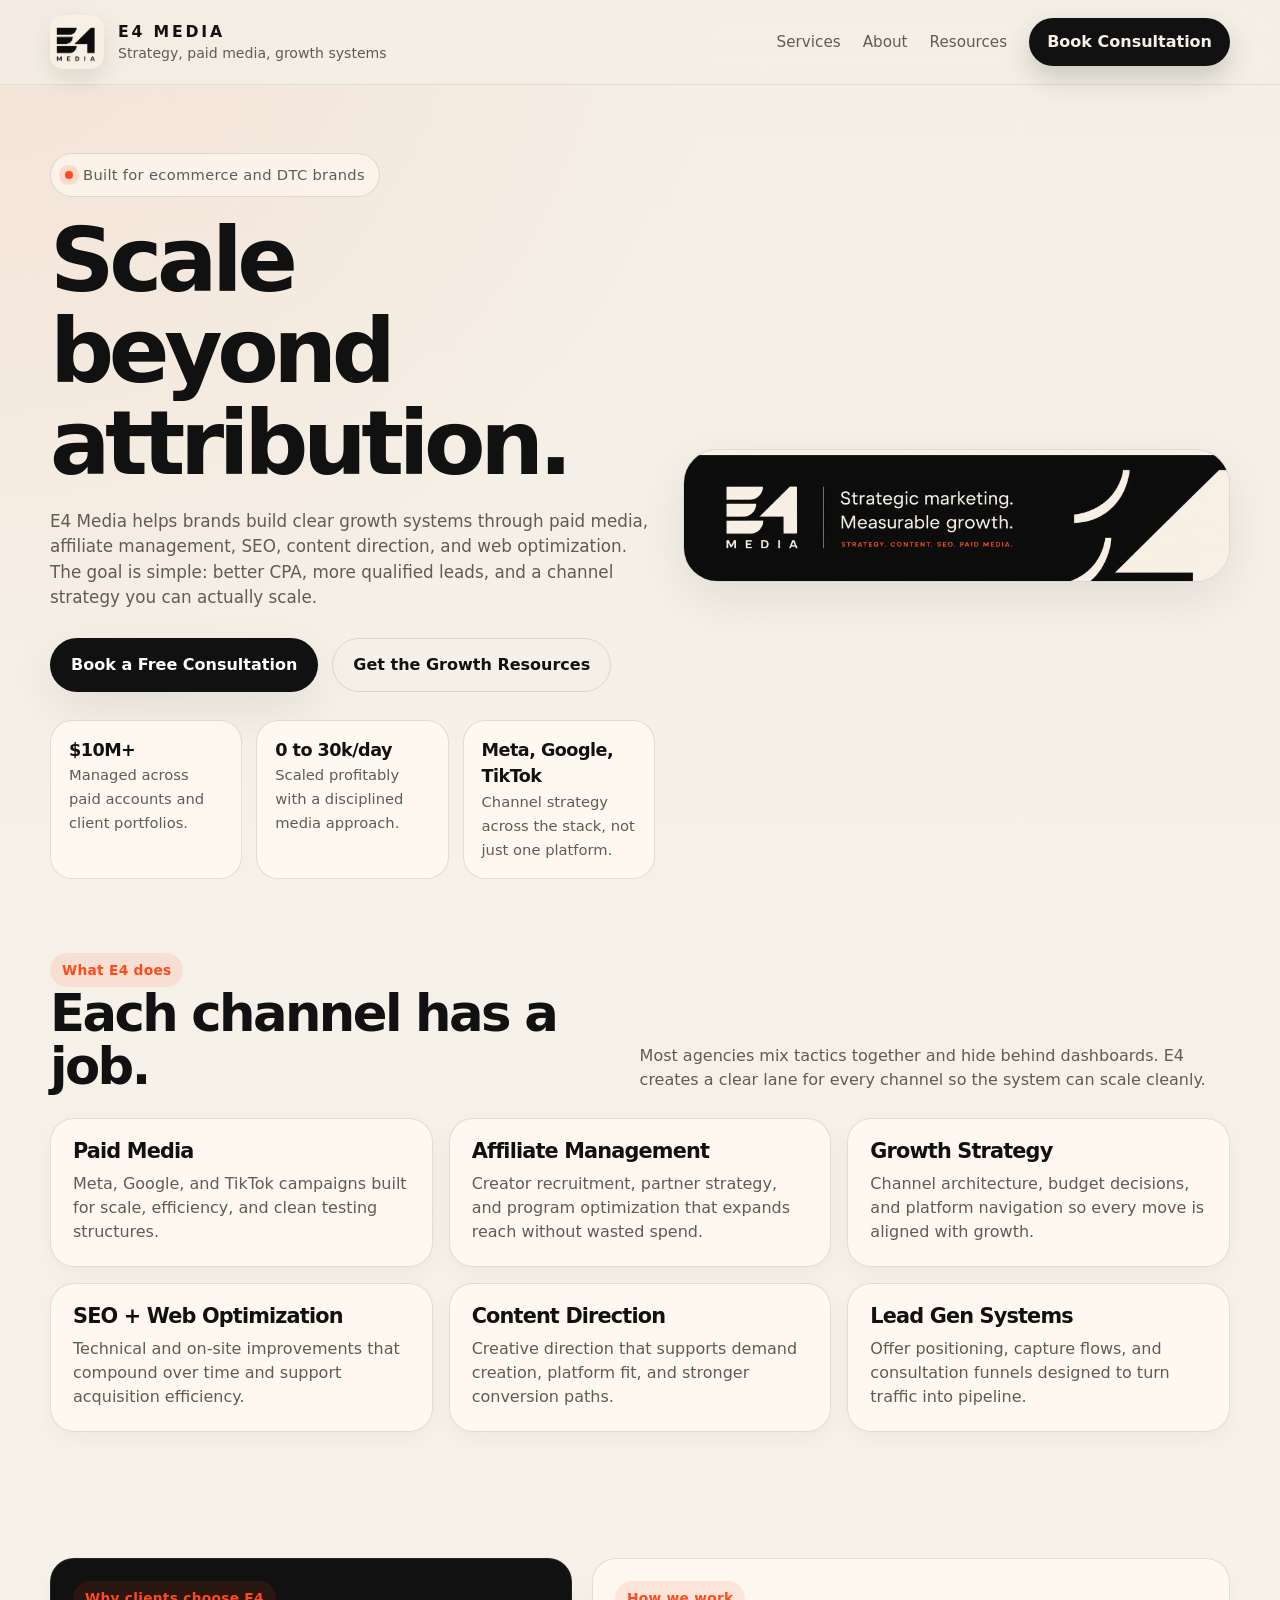
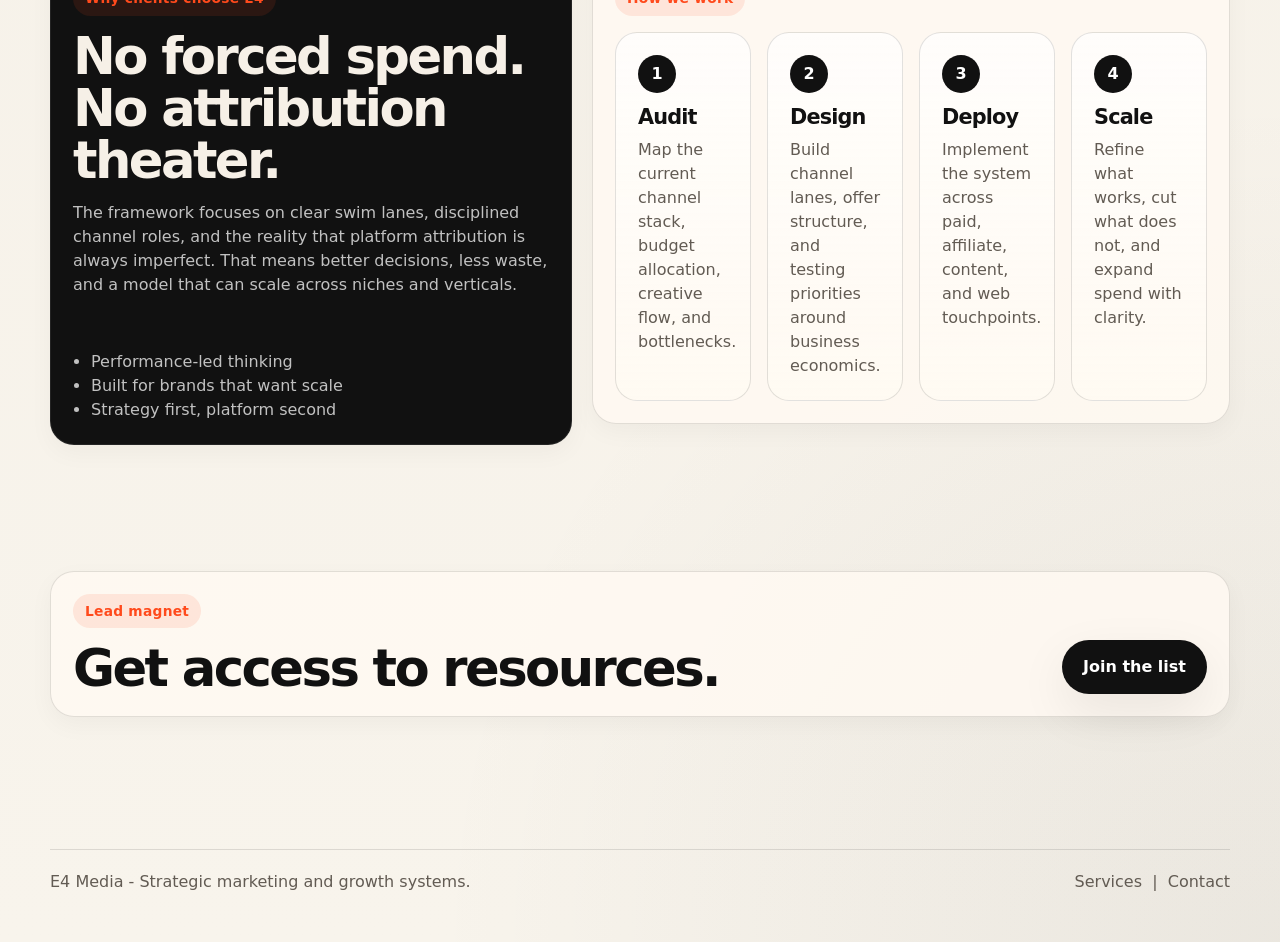
<file: index.html>
<!doctype html>
<html lang="en">
<head>
  <meta charset="utf-8">
  <title>E4 Media | Scale Beyond Attribution</title>
    <link rel="stylesheet" href="styles.css">
    <meta name="viewport" content="width=device-width, initial-scale=1">
    <meta name="theme-color" content="#f4efe6">
    <meta name="description" content="E4 Media - strategic marketing, paid media, affiliate management, SEO and growth systems for DTC brands.">
    <link rel="icon" href="assets/favicon.svg" type="image/svg+xml">
</head>
<body>
  <header class="site-header">
    <div class="container navbar">
      <a class="brand" href="index.html">
        <img src="assets/brand-logo.png" alt="E4 Media logo">
        <div>
          <strong>E4 Media</strong>
          <span>Strategy, paid media, growth systems</span>
        </div>
      </a>
      <nav class="nav-links" aria-label="Primary navigation">
        <a href="services.html">Services</a>
        <a href="about.html">About</a>
        <a href="resources.html">Resources</a>
        <a href="contact.html" class="nav-cta">Book Consultation</a>
      </nav>
    </div>
  </header>

  <main>
    <section class="hero">
      <div class="container hero-grid">
        <div>
          <div class="kicker">Built for ecommerce and DTC brands</div>
          <h1>Scale beyond attribution.</h1>
          <p class="lead">E4 Media helps brands build clear growth systems through paid media, affiliate management, SEO, content direction, and web optimization. The goal is simple: better CPA, more qualified leads, and a channel strategy you can actually scale.</p>
          <div class="actions">
            <a class="btn btn-primary" href="contact.html">Book a Free Consultation</a>
            <a class="btn btn-secondary" href="resources.html">Get the Growth Resources</a>
          </div>
          <div class="hero-proof">
            <div class="proof-card"><strong>$10M+</strong><span>Managed across paid accounts and client portfolios.</span></div>
            <div class="proof-card"><strong>0 to 30k/day</strong><span>Scaled profitably with a disciplined media approach.</span></div>
            <div class="proof-card"><strong>Meta, Google, TikTok</strong><span>Channel strategy across the stack, not just one platform.</span></div>
          </div>
        </div>
        <div class="hero-visual">
          <div class="hero-frame">
            <img src="assets/brand-banner.png" alt="E4 Media brand banner showing strategic marketing and measurable growth">
          </div>
        </div>
      </div>
    </section>

    <section class="section">
      <div class="container">
        <div class="section-intro">
          <div>
            <div class="tag">What E4 does</div>
            <h2>Each channel has a job.</h2>
          </div>
          <p>Most agencies mix tactics together and hide behind dashboards. E4 creates a clear lane for every channel so the system can scale cleanly.</p>
        </div>
        <div class="grid-3">
          <article class="card"><h3>Paid Media</h3><p>Meta, Google, and TikTok campaigns built for scale, efficiency, and clean testing structures.</p></article>
          <article class="card"><h3>Affiliate Management</h3><p>Creator recruitment, partner strategy, and program optimization that expands reach without wasted spend.</p></article>
          <article class="card"><h3>Growth Strategy</h3><p>Channel architecture, budget decisions, and platform navigation so every move is aligned with growth.</p></article>
          <article class="card"><h3>SEO + Web Optimization</h3><p>Technical and on-site improvements that compound over time and support acquisition efficiency.</p></article>
          <article class="card"><h3>Content Direction</h3><p>Creative direction that supports demand creation, platform fit, and stronger conversion paths.</p></article>
          <article class="card"><h3>Lead Gen Systems</h3><p>Offer positioning, capture flows, and consultation funnels designed to turn traffic into pipeline.</p></article>
        </div>
      </div>
    </section>

    <section class="section">
      <div class="container split">
        <div class="card dark">
          <div class="tag">Why clients choose E4</div>
          <h2 style="margin-top:14px;">No forced spend. No attribution theater.</h2>
          <p style="margin-top:14px;">The framework focuses on clear swim lanes, disciplined channel roles, and the reality that platform attribution is always imperfect. That means better decisions, less waste, and a model that can scale across niches and verticals.</p>
          <div class="rule"></div>
          <ul>
            <li>Performance-led thinking</li>
            <li>Built for brands that want scale</li>
            <li>Strategy first, platform second</li>
          </ul>
        </div>
        <div class="card">
          <div class="tag">How we work</div>
          <div class="steps" style="margin-top:16px;">
            <div class="step"><strong>1</strong><h3>Audit</h3><p>Map the current channel stack, budget allocation, creative flow, and bottlenecks.</p></div>
            <div class="step"><strong>2</strong><h3>Design</h3><p>Build channel lanes, offer structure, and testing priorities around business economics.</p></div>
            <div class="step"><strong>3</strong><h3>Deploy</h3><p>Implement the system across paid, affiliate, content, and web touchpoints.</p></div>
            <div class="step"><strong>4</strong><h3>Scale</h3><p>Refine what works, cut what does not, and expand spend with clarity.</p></div>
          </div>
        </div>
      </div>
    </section>

    <section class="section">
      <div class="container">
        <div class="card">
          <div class="section-intro" style="margin-bottom:0;">
            <div>
              <div class="tag">Lead magnet</div>
              <h2 style="margin-top:14px;">Get access to resources.</h2>
            </div>
            <a class="btn btn-primary" href="resources.html">Join the list</a>
          </div>
        </div>
      </div>
    </section>
  </main>

  <footer class="footer">
    <div class="container footer-bar">
      <div>E4 Media - Strategic marketing and growth systems.</div>
      <div><a href="services.html">Services</a> &nbsp;|&nbsp; <a href="contact.html">Contact</a></div>
    </div>
  </footer>
</body>
</html>
</file>
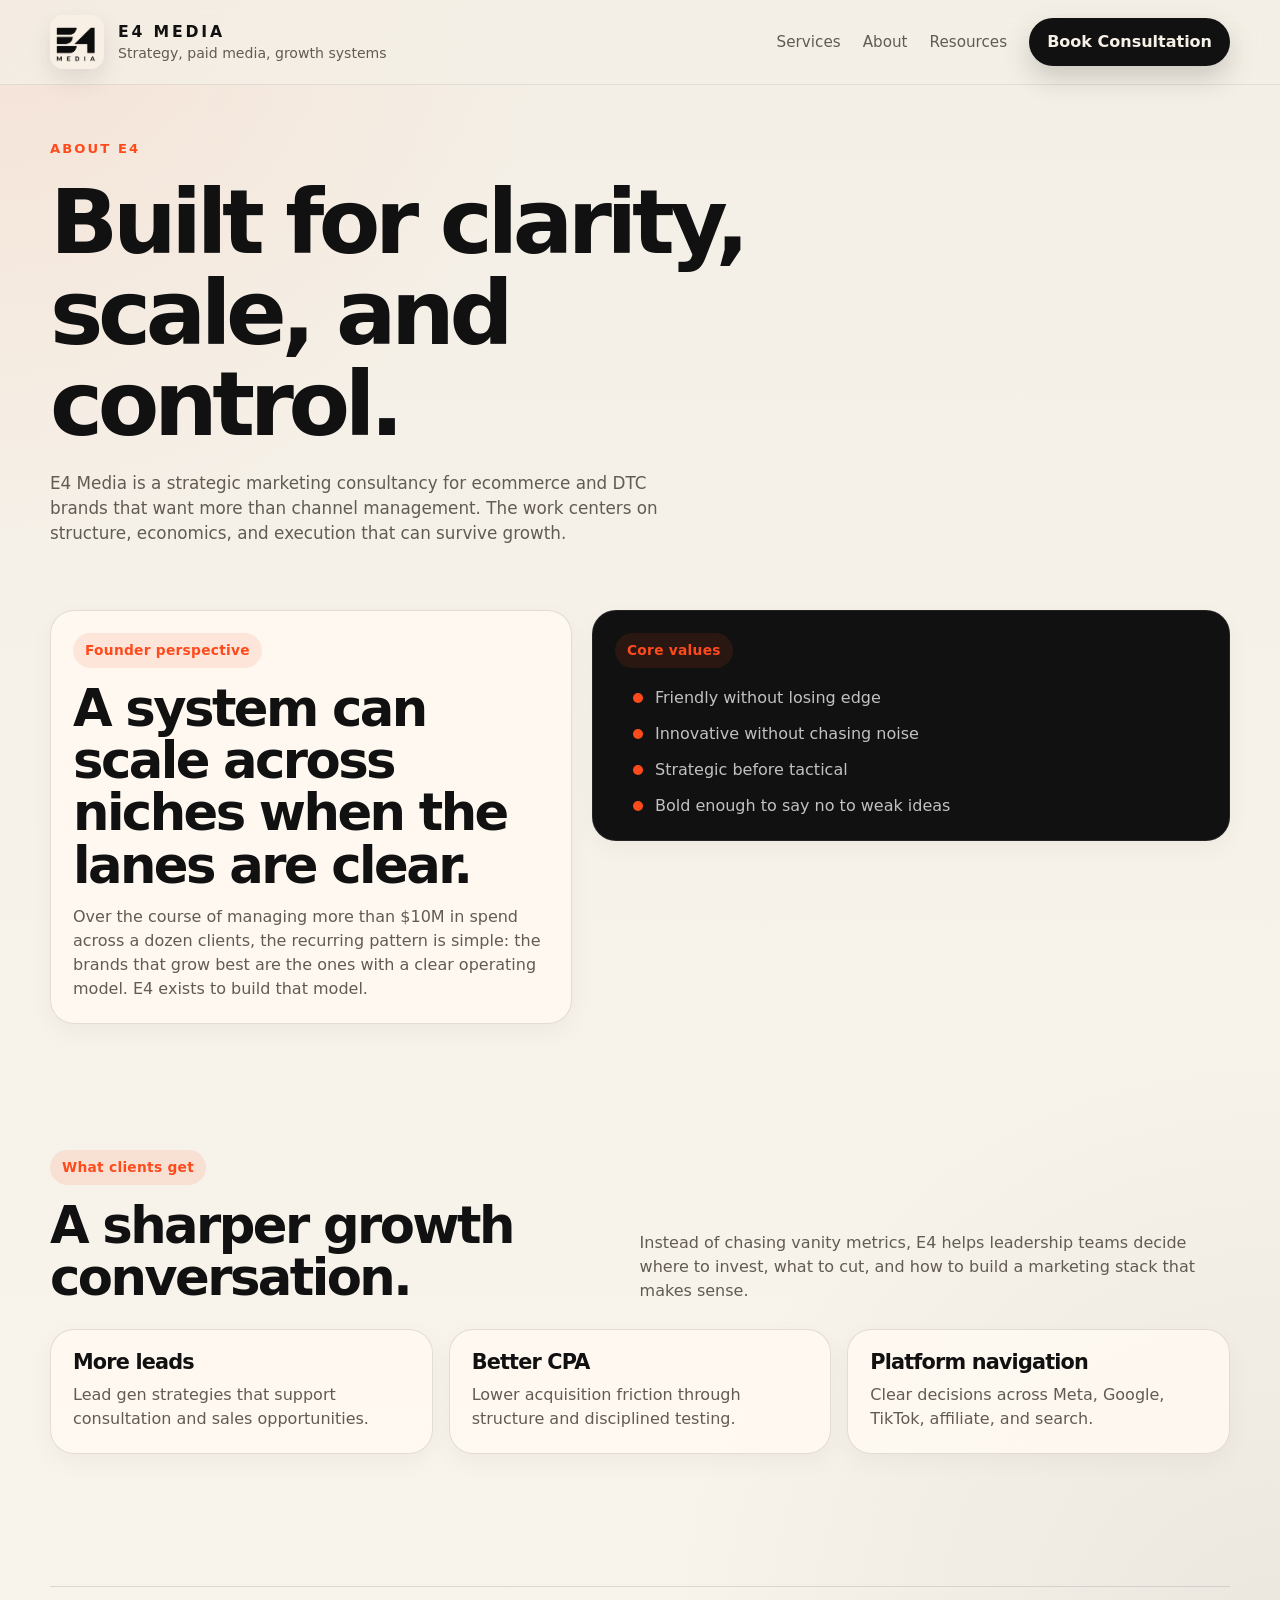
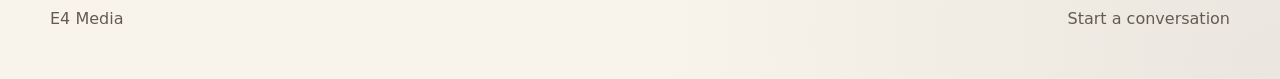
<file: about.html>
<!doctype html>
<html lang="en">
<head>
  <meta charset="utf-8">
  <title>About | E4 Media</title>
    <link rel="stylesheet" href="styles.css">
    <meta name="viewport" content="width=device-width, initial-scale=1">
    <meta name="theme-color" content="#f4efe6">
    <meta name="description" content="E4 Media - strategic marketing, paid media, affiliate management, SEO and growth systems for DTC brands.">
    <link rel="icon" href="assets/favicon.svg" type="image/svg+xml">
</head>
<body>
  <header class="site-header">
    <div class="container navbar">
      <a class="brand" href="index.html"><img src="assets/brand-logo.png" alt="E4 Media logo"><div><strong>E4 Media</strong><span>Strategy, paid media, growth systems</span></div></a>
      <nav class="nav-links" aria-label="Primary navigation"><a href="services.html">Services</a><a href="about.html">About</a><a href="resources.html">Resources</a><a href="contact.html" class="nav-cta">Book Consultation</a></nav>
    </div>
  </header>

  <main>
    <section class="page-hero">
      <div class="container">
        <div class="eyebrow">About E4</div>
        <h1>Built for clarity, scale, and control.</h1>
        <p class="lead">E4 Media is a strategic marketing consultancy for ecommerce and DTC brands that want more than channel management. The work centers on structure, economics, and execution that can survive growth.</p>
      </div>
    </section>

    <section class="section">
      <div class="container split">
        <div class="card">
          <div class="tag">Founder perspective</div>
          <h2 style="margin-top:14px;">A system can scale across niches when the lanes are clear.</h2>
          <p style="margin-top:14px;">Over the course of managing more than $10M in spend across a dozen clients, the recurring pattern is simple: the brands that grow best are the ones with a clear operating model. E4 exists to build that model.</p>
        </div>
        <div class="card dark">
          <div class="tag">Core values</div>
          <ul class="mini-list" style="margin-top:18px;">
            <li>Friendly without losing edge</li>
            <li>Innovative without chasing noise</li>
            <li>Strategic before tactical</li>
            <li>Bold enough to say no to weak ideas</li>
          </ul>
        </div>
      </div>
    </section>

    <section class="section">
      <div class="container">
        <div class="section-intro">
          <div><div class="tag">What clients get</div><h2 style="margin-top:14px;">A sharper growth conversation.</h2></div>
          <p>Instead of chasing vanity metrics, E4 helps leadership teams decide where to invest, what to cut, and how to build a marketing stack that makes sense.</p>
        </div>
        <div class="grid-3">
          <article class="card"><h3>More leads</h3><p>Lead gen strategies that support consultation and sales opportunities.</p></article>
          <article class="card"><h3>Better CPA</h3><p>Lower acquisition friction through structure and disciplined testing.</p></article>
          <article class="card"><h3>Platform navigation</h3><p>Clear decisions across Meta, Google, TikTok, affiliate, and search.</p></article>
        </div>
      </div>
    </section>
  </main>

  <footer class="footer"><div class="container footer-bar"><div>E4 Media</div><div><a href="contact.html">Start a conversation</a></div></div></footer>
</body>
</html>
</file>
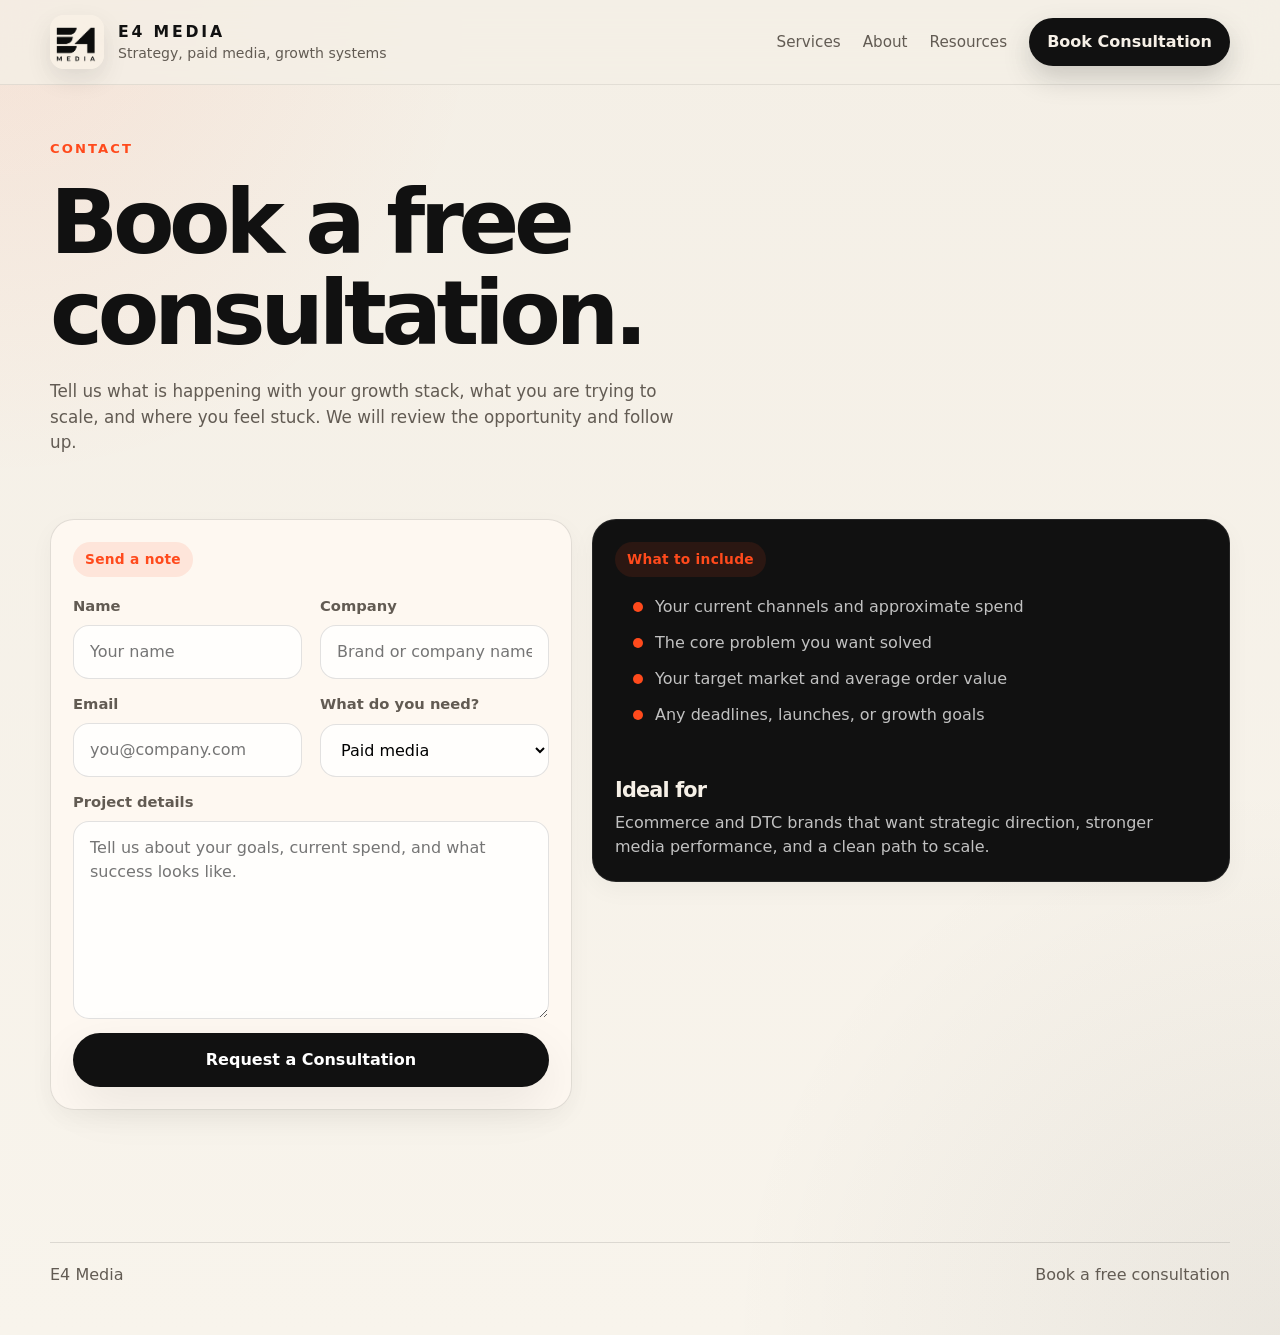
<file: contact.html>
<!doctype html>
<html lang="en">
<head>
  <meta charset="utf-8">
  <title>Contact | E4 Media</title>
    <link rel="stylesheet" href="styles.css">
    <meta name="viewport" content="width=device-width, initial-scale=1">
    <meta name="theme-color" content="#f4efe6">
    <meta name="description" content="E4 Media - strategic marketing, paid media, affiliate management, SEO and growth systems for DTC brands.">
    <link rel="icon" href="assets/favicon.svg" type="image/svg+xml">
</head>
<body>
  <header class="site-header">
    <div class="container navbar">
      <a class="brand" href="index.html"><img src="assets/brand-logo.png" alt="E4 Media logo"><div><strong>E4 Media</strong><span>Strategy, paid media, growth systems</span></div></a>
      <nav class="nav-links" aria-label="Primary navigation"><a href="services.html">Services</a><a href="about.html">About</a><a href="resources.html">Resources</a><a href="contact.html" class="nav-cta">Book Consultation</a></nav>
    </div>
  </header>

  <main>
    <section class="page-hero">
      <div class="container">
        <div class="eyebrow">Contact</div>
        <h1>Book a free consultation.</h1>
        <p class="lead">Tell us what is happening with your growth stack, what you are trying to scale, and where you feel stuck. We will review the opportunity and follow up.</p>
      </div>
    </section>

    <section class="section">
      <div class="container split">
        <div class="card">
          <div class="tag">Send a note</div>
          <form action="https://formspree.io/f/xlgklqez" method="POST" class="form" style="margin-top:18px;">

  <div class="grid-2">
    <div class="field">
      <label for="name">Name</label>
      <input id="name" name="name" type="text" placeholder="Your name" required>
    </div>

    <div class="field">
      <label for="company">Company</label>
      <input id="company" name="company" type="text" placeholder="Brand or company name">
    </div>
  </div>

  <div class="grid-2">
    <div class="field">
      <label for="email">Email</label>
      <input id="email" name="email" type="email" placeholder="you@company.com" required>
    </div>

    <div class="field">
      <label for="focus">What do you need?</label>
      <select id="focus" name="focus">
        <option>Paid media</option>
        <option>Affiliate management</option>
        <option>Growth strategy</option>
        <option>SEO / web optimization</option>
        <option>Lead generation</option>
      </select>
    </div>
  </div>

  <div class="field">
    <label for="message">Project details</label>
    <textarea
      id="message"
      name="message"
      rows="7"
      placeholder="Tell us about your goals, current spend, and what success looks like."
      required
    ></textarea>
  </div>

  <button class="btn btn-primary" type="submit">
    Request a Consultation
  </button>

</form>
        </div>
        <div class="card dark">
          <div class="tag">What to include</div>
          <ul class="mini-list" style="margin-top:18px;">
            <li>Your current channels and approximate spend</li>
            <li>The core problem you want solved</li>
            <li>Your target market and average order value</li>
            <li>Any deadlines, launches, or growth goals</li>
          </ul>
          <div class="rule"></div>
          <h3>Ideal for</h3>
          <p style="margin-top:10px;">Ecommerce and DTC brands that want strategic direction, stronger media performance, and a clean path to scale.</p>
        </div>
      </div>
    </section>
  </main>

  <footer class="footer"><div class="container footer-bar"><div>E4 Media</div><div>Book a free consultation</div></div></footer>
</body>
</html>
</file>
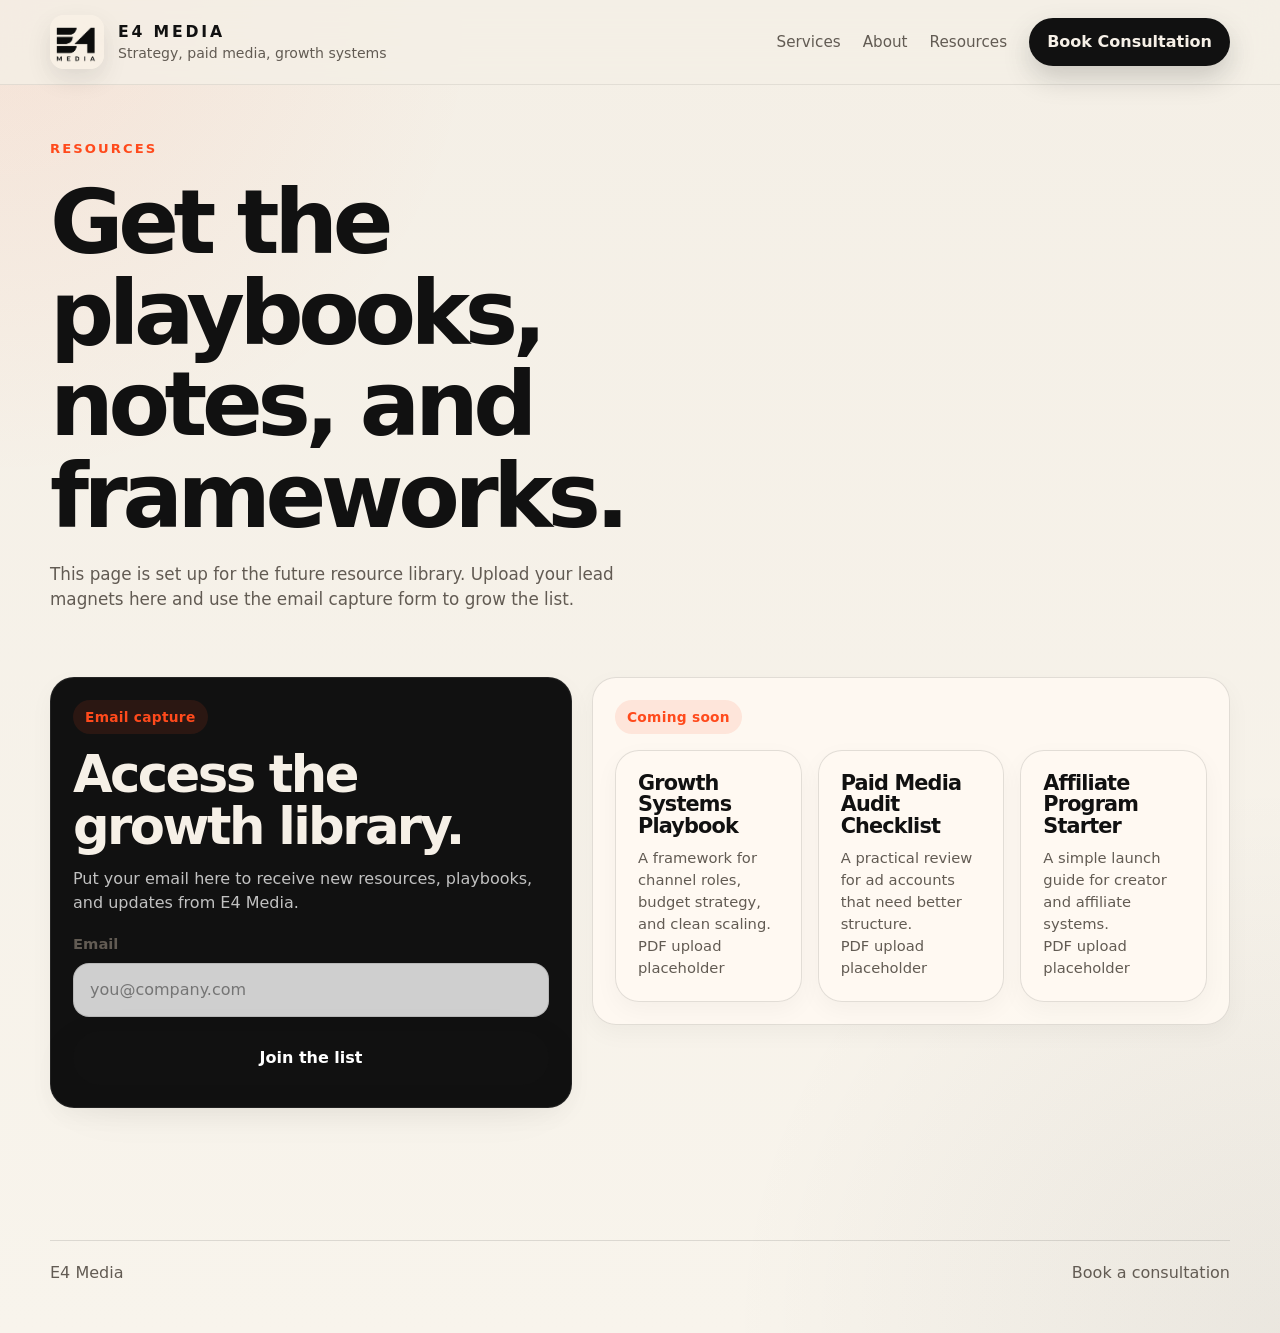
<file: resources.html>
<!doctype html>
<html lang="en">
<head>
  <meta charset="utf-8">
  <title>Resources | E4 Media</title>
    <link rel="stylesheet" href="styles.css">
    <meta name="viewport" content="width=device-width, initial-scale=1">
    <meta name="theme-color" content="#f4efe6">
    <meta name="description" content="E4 Media - strategic marketing, paid media, affiliate management, SEO and growth systems for DTC brands.">
    <link rel="icon" href="assets/favicon.svg" type="image/svg+xml">
</head>
<body>
  <header class="site-header">
    <div class="container navbar">
      <a class="brand" href="index.html"><img src="assets/brand-logo.png" alt="E4 Media logo"><div><strong>E4 Media</strong><span>Strategy, paid media, growth systems</span></div></a>
      <nav class="nav-links" aria-label="Primary navigation"><a href="services.html">Services</a><a href="about.html">About</a><a href="resources.html">Resources</a><a href="contact.html" class="nav-cta">Book Consultation</a></nav>
    </div>
  </header>

  <main>
    <section class="page-hero">
      <div class="container">
        <div class="eyebrow">Resources</div>
        <h1>Get the playbooks, notes, and frameworks.</h1>
        <p class="lead">This page is set up for the future resource library. Upload your lead magnets here and use the email capture form to grow the list.</p>
      </div>
    </section>

    <section class="section">
      <div class="container split">
        <div class="card dark">
          <div class="tag">Email capture</div>
          <h2 style="margin-top:14px;">Access the growth library.</h2>
          <p style="margin-top:14px;">Put your email here to receive new resources, playbooks, and updates from E4 Media.</p>
          <form action="https://formspree.io/f/mykadkle" method="POST" class="form" style="margin-top:18px;">
  <div class="field">
    <label for="resource-email">Email</label>
    <input id="resource-email" name="email" type="email" placeholder="you@company.com" required>
  </div>

  <button class="btn btn-primary" type="submit">Join the list</button>
</form>
        </div>
        <div class="card">
          <div class="tag">Coming soon</div>
          <div class="resource-grid" style="margin-top:16px;">
            <div class="card resource-card"><div><h3>Growth Systems Playbook</h3><p class="caption">A framework for channel roles, budget strategy, and clean scaling.</p></div><span class="caption">PDF upload placeholder</span></div>
            <div class="card resource-card"><div><h3>Paid Media Audit Checklist</h3><p class="caption">A practical review for ad accounts that need better structure.</p></div><span class="caption">PDF upload placeholder</span></div>
            <div class="card resource-card"><div><h3>Affiliate Program Starter</h3><p class="caption">A simple launch guide for creator and affiliate systems.</p></div><span class="caption">PDF upload placeholder</span></div>
          </div>
        </div>
      </div>
    </section>
  </main>

  <footer class="footer"><div class="container footer-bar"><div>E4 Media</div><div><a href="contact.html">Book a consultation</a></div></div></footer>
</body>
</html>
</file>
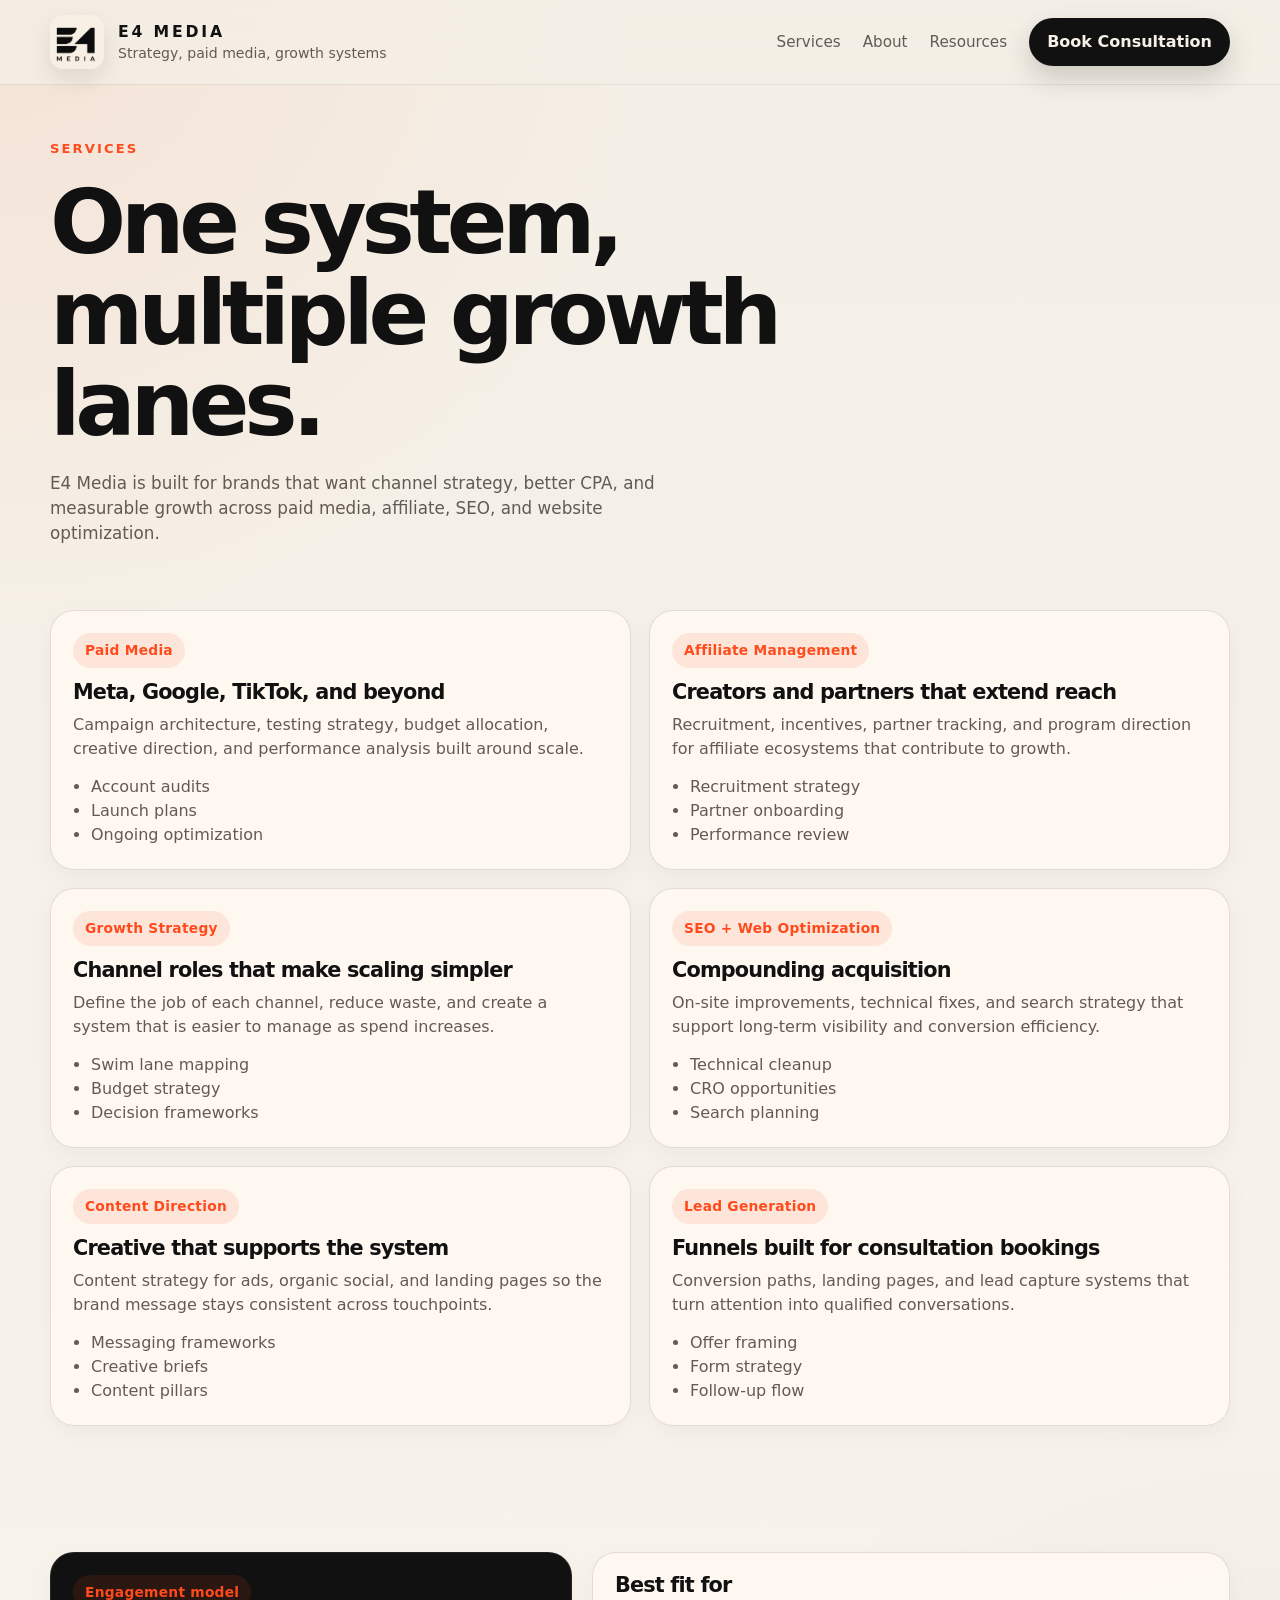
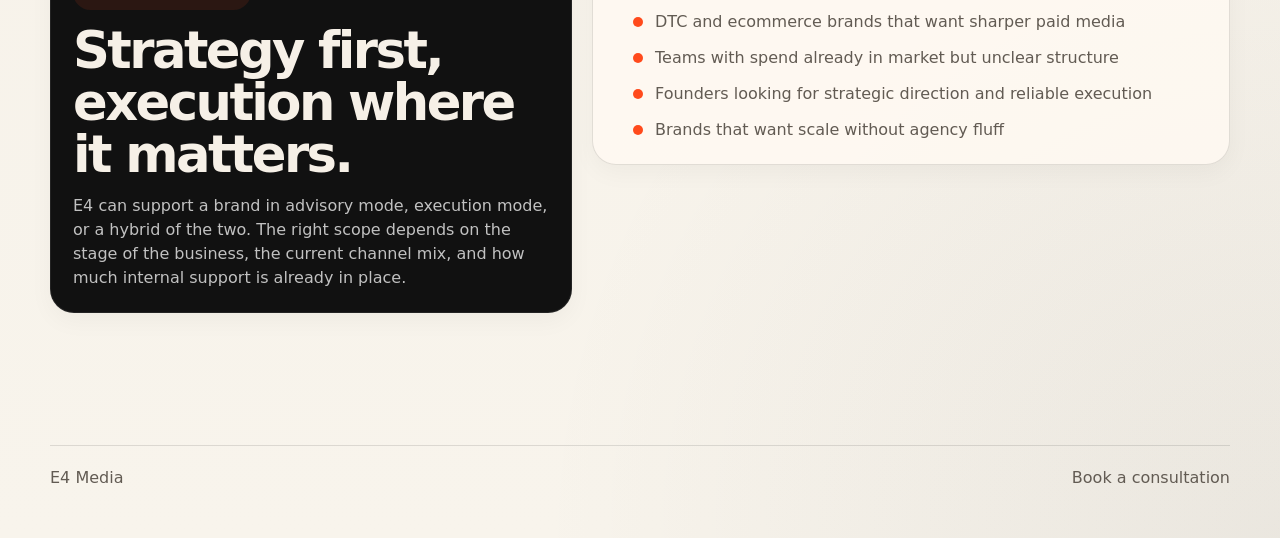
<file: services.html>
<!doctype html>
<html lang="en">
<head>
  <meta charset="utf-8">
  <title>Services | E4 Media</title>
    <link rel="stylesheet" href="styles.css">
    <meta name="viewport" content="width=device-width, initial-scale=1">
    <meta name="theme-color" content="#f4efe6">
    <meta name="description" content="E4 Media - strategic marketing, paid media, affiliate management, SEO and growth systems for DTC brands.">
    <link rel="icon" href="assets/favicon.svg" type="image/svg+xml">
</head>
<body>
  <header class="site-header">
    <div class="container navbar">
      <a class="brand" href="index.html"><img src="assets/brand-logo.png" alt="E4 Media logo"><div><strong>E4 Media</strong><span>Strategy, paid media, growth systems</span></div></a>
      <nav class="nav-links" aria-label="Primary navigation"><a href="services.html">Services</a><a href="about.html">About</a><a href="resources.html">Resources</a><a href="contact.html" class="nav-cta">Book Consultation</a></nav>
    </div>
  </header>

  <main>
    <section class="page-hero">
      <div class="container">
        <div class="eyebrow">Services</div>
        <h1>One system, multiple growth lanes.</h1>
        <p class="lead">E4 Media is built for brands that want channel strategy, better CPA, and measurable growth across paid media, affiliate, SEO, and website optimization.</p>
      </div>
    </section>

    <section class="section">
      <div class="container grid-2">
        <article class="card"><div class="tag">Paid Media</div><h3 style="margin-top:14px;">Meta, Google, TikTok, and beyond</h3><p>Campaign architecture, testing strategy, budget allocation, creative direction, and performance analysis built around scale.</p><ul><li>Account audits</li><li>Launch plans</li><li>Ongoing optimization</li></ul></article>
        <article class="card"><div class="tag">Affiliate Management</div><h3 style="margin-top:14px;">Creators and partners that extend reach</h3><p>Recruitment, incentives, partner tracking, and program direction for affiliate ecosystems that contribute to growth.</p><ul><li>Recruitment strategy</li><li>Partner onboarding</li><li>Performance review</li></ul></article>
        <article class="card"><div class="tag">Growth Strategy</div><h3 style="margin-top:14px;">Channel roles that make scaling simpler</h3><p>Define the job of each channel, reduce waste, and create a system that is easier to manage as spend increases.</p><ul><li>Swim lane mapping</li><li>Budget strategy</li><li>Decision frameworks</li></ul></article>
        <article class="card"><div class="tag">SEO + Web Optimization</div><h3 style="margin-top:14px;">Compounding acquisition</h3><p>On-site improvements, technical fixes, and search strategy that support long-term visibility and conversion efficiency.</p><ul><li>Technical cleanup</li><li>CRO opportunities</li><li>Search planning</li></ul></article>
        <article class="card"><div class="tag">Content Direction</div><h3 style="margin-top:14px;">Creative that supports the system</h3><p>Content strategy for ads, organic social, and landing pages so the brand message stays consistent across touchpoints.</p><ul><li>Messaging frameworks</li><li>Creative briefs</li><li>Content pillars</li></ul></article>
        <article class="card"><div class="tag">Lead Generation</div><h3 style="margin-top:14px;">Funnels built for consultation bookings</h3><p>Conversion paths, landing pages, and lead capture systems that turn attention into qualified conversations.</p><ul><li>Offer framing</li><li>Form strategy</li><li>Follow-up flow</li></ul></article>
      </div>
    </section>

    <section class="section">
      <div class="container split">
        <div class="card dark"><div class="tag">Engagement model</div><h2 style="margin-top:14px;">Strategy first, execution where it matters.</h2><p style="margin-top:14px;">E4 can support a brand in advisory mode, execution mode, or a hybrid of the two. The right scope depends on the stage of the business, the current channel mix, and how much internal support is already in place.</p></div>
        <div class="card"><h3>Best fit for</h3><ul class="mini-list"><li>DTC and ecommerce brands that want sharper paid media</li><li>Teams with spend already in market but unclear structure</li><li>Founders looking for strategic direction and reliable execution</li><li>Brands that want scale without agency fluff</li></ul></div>
      </div>
    </section>
  </main>

  <footer class="footer"><div class="container footer-bar"><div>E4 Media</div><div><a href="contact.html">Book a consultation</a></div></div></footer>
</body>
</html>
</file>
<file: styles.css>
:root {
  --bg: #f4efe6;
  --bg-2: #f8f4ec;
  --surface: #fffaf2;
  --surface-dark: #111111;
  --text: #111111;
  --muted: #625b53;
  --muted-2: #8a8176;
  --line: rgba(17, 17, 17, 0.12);
  --line-dark: rgba(255, 250, 242, 0.12);
  --accent: #ff4a1c;
  --accent-soft: rgba(255, 74, 28, 0.11);
  --shadow: 0 18px 50px rgba(17, 17, 17, 0.08);
  --radius-xl: 34px;
  --radius-lg: 24px;
  --radius-md: 18px;
  --container: 1180px;
}

* { box-sizing: border-box; }
html { scroll-behavior: smooth; }
body {
  margin: 0;
  font-family: Inter, ui-sans-serif, system-ui, -apple-system, BlinkMacSystemFont, "Segoe UI", sans-serif;
  background:
    radial-gradient(circle at top left, rgba(255, 74, 28, 0.08), transparent 26%),
    radial-gradient(circle at bottom right, rgba(17, 17, 17, 0.06), transparent 30%),
    linear-gradient(180deg, var(--bg), var(--bg-2));
  color: var(--text);
  line-height: 1.5;
  text-rendering: optimizeLegibility;
}

a { color: inherit; text-decoration: none; }
a:hover { opacity: 0.92; }
img { max-width: 100%; display: block; }
button, input, textarea, select { font: inherit; }

.container {
  width: min(calc(100% - 32px), var(--container));
  margin: 0 auto;
}

.site-header {
  position: sticky;
  top: 0;
  z-index: 50;
  backdrop-filter: blur(16px);
  background: rgba(244, 239, 230, 0.76);
  border-bottom: 1px solid rgba(17, 17, 17, 0.08);
}

.navbar {
  min-height: 84px;
  display: flex;
  align-items: center;
  justify-content: space-between;
  gap: 20px;
}

.brand {
  display: inline-flex;
  align-items: center;
  gap: 14px;
  min-width: 0;
}

.brand img {
  width: 54px;
  height: 54px;
  object-fit: cover;
  border-radius: 14px;
  box-shadow: 0 10px 24px rgba(17, 17, 17, 0.1);
}

.brand strong {
  display: block;
  font-size: 0.98rem;
  letter-spacing: 0.18em;
  text-transform: uppercase;
}

.brand span {
  display: block;
  color: var(--muted);
  font-size: 0.88rem;
}

.nav-links {
  display: flex;
  align-items: center;
  gap: 22px;
  flex-wrap: wrap;
}

.nav-links a:not(.nav-cta) {
  color: var(--muted);
  font-size: 0.95rem;
  font-weight: 500;
}

.nav-cta {
  display: inline-flex;
  align-items: center;
  justify-content: center;
  padding: 12px 18px;
  border-radius: 999px;
  background: var(--text);
  color: #f6f0e7;
  font-weight: 600;
  box-shadow: 0 12px 28px rgba(17, 17, 17, 0.18);
}

.hero {
  padding: 68px 0 44px;
}

.hero-grid {
  display: grid;
  grid-template-columns: 1.05fr 0.95fr;
  gap: 28px;
  align-items: center;
}

.kicker {
  display: inline-flex;
  align-items: center;
  gap: 10px;
  padding: 10px 14px;
  border: 1px solid var(--line);
  border-radius: 999px;
  color: var(--muted);
  background: rgba(255, 250, 242, 0.6);
  font-size: 0.92rem;
  letter-spacing: 0.02em;
}

.kicker::before {
  content: "";
  width: 8px;
  height: 8px;
  border-radius: 99px;
  background: var(--accent);
  box-shadow: 0 0 0 6px rgba(255, 74, 28, 0.14);
}

h1, h2, h3 {
  font-family: Inter, ui-sans-serif, system-ui, -apple-system, BlinkMacSystemFont, "Segoe UI", sans-serif;
  line-height: 1.02;
  margin: 0;
}

h1 {
  font-size: clamp(3rem, 7vw, 5.8rem);
  letter-spacing: -0.06em;
  margin-top: 18px;
  max-width: 10ch;
}

.lead {
  margin: 20px 0 0;
  max-width: 60ch;
  color: var(--muted);
  font-size: clamp(1.05rem, 1.3vw, 1.2rem);
}

.actions {
  display: flex;
  flex-wrap: wrap;
  gap: 14px;
  margin-top: 28px;
}

.btn {
  display: inline-flex;
  align-items: center;
  justify-content: center;
  gap: 10px;
  padding: 14px 20px;
  border-radius: 999px;
  border: 1px solid transparent;
  font-weight: 700;
  transition: transform 160ms ease, box-shadow 160ms ease, background 160ms ease;
}

.btn:hover { transform: translateY(-1px); }
.btn-primary {
  background: var(--text);
  color: #fff;
  box-shadow: var(--shadow);
}
.btn-secondary {
  background: transparent;
  border-color: var(--line);
  color: var(--text);
}

.hero-proof {
  display: grid;
  grid-template-columns: repeat(3, minmax(0, 1fr));
  gap: 14px;
  margin-top: 28px;
}

.proof-card {
  padding: 16px 18px;
  border-radius: 22px;
  border: 1px solid var(--line);
  background: rgba(255, 250, 242, 0.78);
}

.proof-card strong {
  display: block;
  font-size: 1.1rem;
  letter-spacing: -0.03em;
}

.proof-card span {
  color: var(--muted);
  font-size: 0.92rem;
}

.hero-visual {
  position: relative;
}

.hero-frame {
  overflow: hidden;
  border-radius: var(--radius-xl);
  border: 1px solid rgba(17, 17, 17, 0.08);
  background: linear-gradient(180deg, rgba(17, 17, 17, 0.04), rgba(17, 17, 17, 0.02));
  box-shadow: var(--shadow);
}

.hero-frame img {
  width: 100%;
  height: auto;
  display: block;
}

.section {
  padding: 30px 0 96px;
}

.section h2 {
  font-size: clamp(2rem, 4vw, 3.3rem);
  letter-spacing: -0.05em;
}

.section-intro {
  display: flex;
  justify-content: space-between;
  gap: 24px;
  align-items: end;
  margin-bottom: 26px;
}

.section-intro p {
  max-width: 58ch;
  margin: 0;
  color: var(--muted);
}

.grid-3 {
  display: grid;
  grid-template-columns: repeat(3, minmax(0, 1fr));
  gap: 16px;
}

.grid-2 {
  display: grid;
  grid-template-columns: repeat(2, minmax(0, 1fr));
  gap: 18px;
}

.card {
  background: rgba(255, 250, 242, 0.84);
  border: 1px solid var(--line);
  border-radius: var(--radius-lg);
  padding: 22px;
  box-shadow: 0 8px 24px rgba(17, 17, 17, 0.04);
}

.card.dark {
  background: var(--surface-dark);
  color: #f6f0e7;
  border-color: rgba(255,255,255,0.08);
}

.card.dark p, .card.dark li { color: rgba(255, 255, 255, 0.74); }

.card h3 {
  font-size: 1.3rem;
  letter-spacing: -0.04em;
  margin-bottom: 10px;
}

.card p, .card li {
  color: var(--muted);
  margin: 0;
}

.card ul {
  padding-left: 18px;
  margin: 14px 0 0;
}

.tag {
  display: inline-flex;
  align-items: center;
  gap: 8px;
  padding: 7px 12px;
  border-radius: 999px;
  background: var(--accent-soft);
  color: var(--accent);
  font-size: 0.86rem;
  font-weight: 700;
  letter-spacing: 0.02em;
}

.rule {
  height: 1px;
  background: var(--line);
  margin: 26px 0;
}

.steps {
  display: grid;
  grid-template-columns: repeat(4, minmax(0, 1fr));
  gap: 16px;
}

.step {
  padding: 22px;
  border-radius: 22px;
  background: linear-gradient(180deg, rgba(255, 255, 255, 0.72), rgba(255, 250, 242, 0.9));
  border: 1px solid var(--line);
}

.step strong {
  display: inline-flex;
  width: 38px;
  height: 38px;
  align-items: center;
  justify-content: center;
  border-radius: 999px;
  background: var(--text);
  color: #fff;
  margin-bottom: 14px;
}

.footer {
  padding: 36px 0 48px;
  color: var(--muted);
}

.footer-bar {
  display: flex;
  justify-content: space-between;
  gap: 16px;
  flex-wrap: wrap;
  align-items: center;
  border-top: 1px solid var(--line);
  padding-top: 20px;
}

.page-hero {
  padding: 54px 0 34px;
}

.page-hero .eyebrow {
  text-transform: uppercase;
  letter-spacing: 0.16em;
  color: var(--accent);
  font-size: 0.82rem;
  font-weight: 800;
}

.page-hero h1 {
  max-width: 12ch;
}

.split {
  display: grid;
  grid-template-columns: 0.9fr 1.1fr;
  gap: 20px;
  align-items: start;
}

.form {
  display: grid;
  gap: 14px;
}

.field {
  display: grid;
  gap: 8px;
}

label {
  font-size: 0.92rem;
  color: var(--muted);
  font-weight: 600;
}

input, textarea, select {
  width: 100%;
  padding: 14px 16px;
  border-radius: 16px;
  border: 1px solid var(--line);
  background: rgba(255,255,255,0.8);
  outline: none;
}

input:focus, textarea:focus, select:focus {
  border-color: rgba(255, 74, 28, 0.5);
  box-shadow: 0 0 0 4px rgba(255, 74, 28, 0.08);
}

.mini-list {
  list-style: none;
  padding: 0;
  margin: 0;
  display: grid;
  gap: 12px;
}

.mini-list li {
  display: flex;
  gap: 12px;
  align-items: start;
  color: var(--muted);
}

.mini-list li::before {
  content: "";
  width: 10px;
  height: 10px;
  border-radius: 999px;
  background: var(--accent);
  margin-top: 7px;
  flex: 0 0 auto;
}

.resource-grid {
  display: grid;
  grid-template-columns: repeat(3, minmax(0, 1fr));
  gap: 16px;
}

.resource-card {
  min-height: 180px;
  display: flex;
  flex-direction: column;
  justify-content: space-between;
}

.caption {
  color: var(--muted);
  font-size: 0.92rem;
}

@media (max-width: 960px) {
  .hero-grid, .split, .grid-3, .grid-2, .steps, .resource-grid { grid-template-columns: 1fr; }
  .hero { padding-top: 34px; }
  .page-hero h1, h1 { max-width: none; }
  .hero-proof { grid-template-columns: 1fr; }
  .section-intro { flex-direction: column; align-items: start; }
}

@media (max-width: 720px) {
  .navbar { min-height: 72px; align-items: start; padding: 16px 0; }
  .nav-links { gap: 14px; }
  .brand img { width: 46px; height: 46px; }
}
</file>
